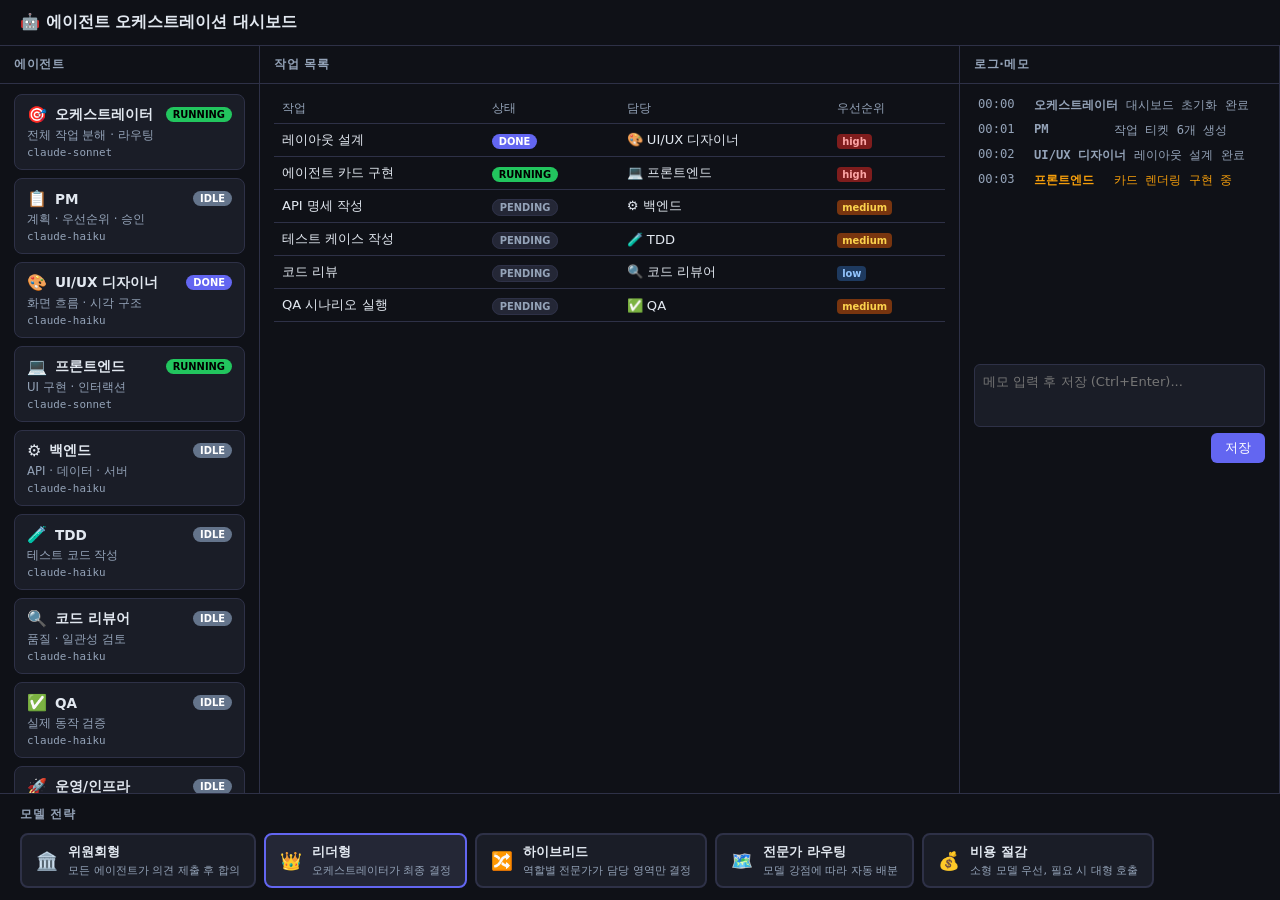
<file: dashboard/index.html>
<!DOCTYPE html>
<html lang="ko">
<head>
  <meta charset="UTF-8">
  <meta name="viewport" content="width=device-width, initial-scale=1.0">
  <title>에이전트 오케스트레이션 대시보드</title>
  <link rel="stylesheet" href="style.css">
</head>
<body>
  <header id="header">
    <h1>🤖 에이전트 오케스트레이션 대시보드</h1>
  </header>

  <main id="main-grid">
    <section id="panel-agents">
      <h2>에이전트</h2>
      <div class="panel-body" id="agent-list"></div>
    </section>

    <section id="panel-tasks">
      <h2>작업 목록</h2>
      <div class="panel-body">
        <table class="task-table">
          <thead>
            <tr><th>작업</th><th>상태</th><th>담당</th><th>우선순위</th></tr>
          </thead>
          <tbody id="task-list-body"></tbody>
        </table>
      </div>
    </section>

    <section id="panel-logs">
      <h2>로그·메모</h2>
      <div class="panel-body">
        <div id="log-list" class="log-list"></div>
        <div class="memo-area">
          <textarea id="memo-input" placeholder="메모 입력 후 저장 (Ctrl+Enter)..." rows="3"></textarea>
          <button id="memo-save-btn">저장</button>
        </div>
      </div>
    </section>
  </main>

  <footer id="panel-strategy">
    <h2>모델 전략</h2>
    <div class="strategy-grid">
      <label class="strategy-item"><input type="radio" name="strategy" value="committee">
        <div class="strategy-item__content"><span>🏛️</span><div><strong>위원회형</strong><p>모든 에이전트가 의견 제출 후 합의</p></div></div></label>
      <label class="strategy-item"><input type="radio" name="strategy" value="leader" checked>
        <div class="strategy-item__content"><span>👑</span><div><strong>리더형</strong><p>오케스트레이터가 최종 결정</p></div></div></label>
      <label class="strategy-item"><input type="radio" name="strategy" value="hybrid">
        <div class="strategy-item__content"><span>🔀</span><div><strong>하이브리드</strong><p>역할별 전문가가 담당 영역만 결정</p></div></div></label>
      <label class="strategy-item"><input type="radio" name="strategy" value="routing">
        <div class="strategy-item__content"><span>🗺️</span><div><strong>전문가 라우팅</strong><p>모델 강점에 따라 자동 배분</p></div></div></label>
      <label class="strategy-item"><input type="radio" name="strategy" value="cost">
        <div class="strategy-item__content"><span>💰</span><div><strong>비용 절감</strong><p>소형 모델 우선, 필요 시 대형 호출</p></div></div></label>
    </div>
  </footer>

  <script src="app.js" defer></script>
</body>
</html>
</file>
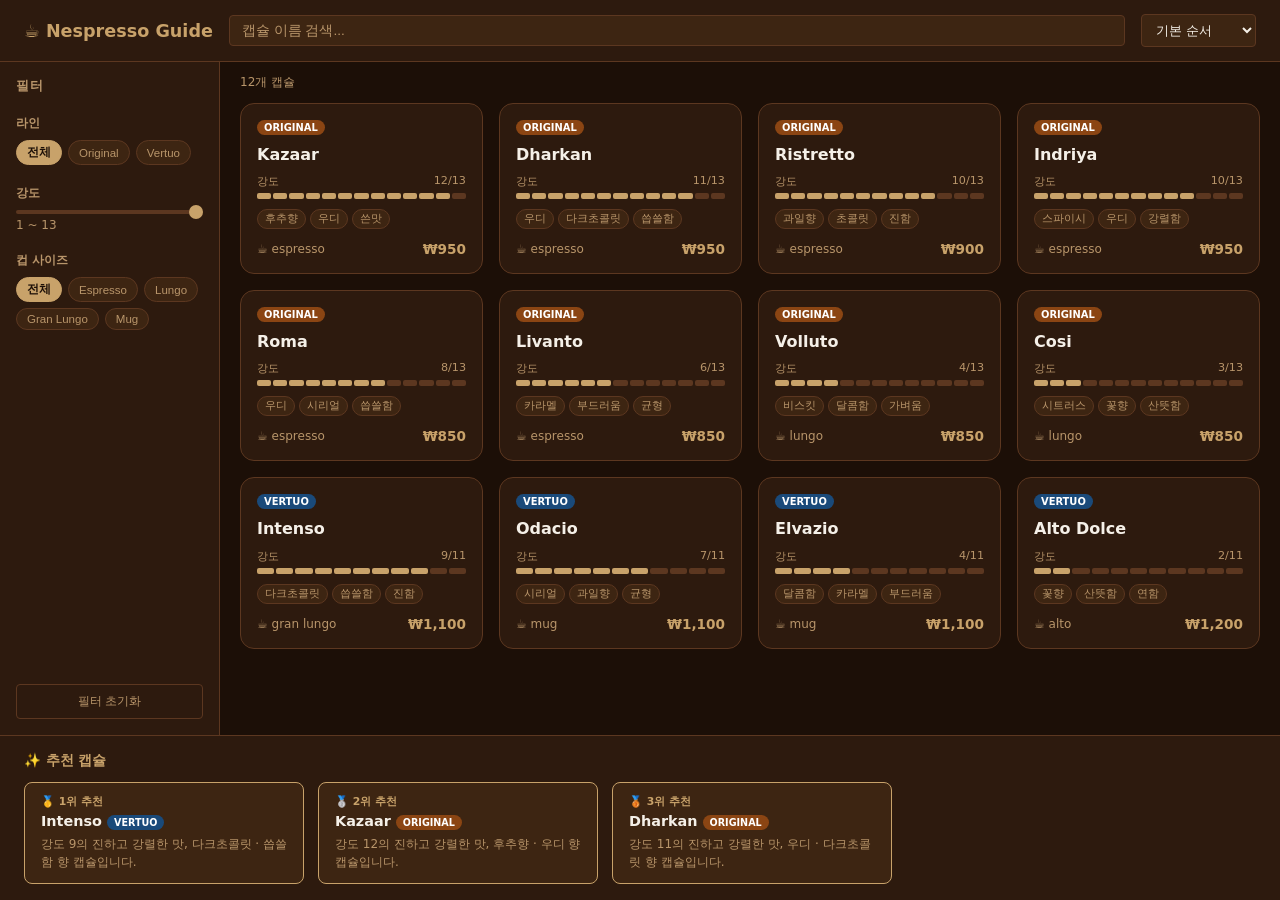
<file: nespresso/index.html>
<!DOCTYPE html>
<html lang="ko">
<head>
  <meta charset="UTF-8">
  <meta name="viewport" content="width=device-width, initial-scale=1.0">
  <title>☕ Nespresso Guide</title>
  <link rel="stylesheet" href="style.css">
</head>
<body>
  <header id="header">
    <div class="header-inner">
      <h1>☕ Nespresso Guide</h1>
      <input type="search" id="search-input" placeholder="캡슐 이름 검색...">
      <select id="sort-select">
        <option value="default">기본 순서</option>
        <option value="intensity-asc">강도 낮은 순</option>
        <option value="intensity-desc">강도 높은 순</option>
        <option value="price-asc">가격 낮은 순</option>
        <option value="price-desc">가격 높은 순</option>
      </select>
    </div>
  </header>

  <div id="main-layout">
    <aside id="sidebar">
      <h2>필터</h2>

      <div class="filter-group">
        <label class="filter-label">라인</label>
        <div class="filter-chips" id="filter-line">
          <button class="chip active" data-value="all">전체</button>
          <button class="chip" data-value="original">Original</button>
          <button class="chip" data-value="vertuo">Vertuo</button>
        </div>
      </div>

      <div class="filter-group">
        <label class="filter-label">강도</label>
        <div class="range-wrapper">
          <input type="range" id="filter-intensity" min="1" max="13" value="13">
          <span id="intensity-display">1 ~ 13</span>
        </div>
      </div>

      <div class="filter-group">
        <label class="filter-label">컵 사이즈</label>
        <div class="filter-chips" id="filter-cup">
          <button class="chip active" data-value="all">전체</button>
          <button class="chip" data-value="espresso">Espresso</button>
          <button class="chip" data-value="lungo">Lungo</button>
          <button class="chip" data-value="gran lungo">Gran Lungo</button>
          <button class="chip" data-value="mug">Mug</button>
        </div>
      </div>

      <button id="reset-btn">필터 초기화</button>
    </aside>

    <div id="grid-wrapper">
      <p id="capsule-count"></p>
      <main id="capsule-grid"></main>
    </div>
  </div>

  <section id="recommend">
    <h2>✨ 추천 캡슐</h2>
    <div id="recommend-list"></div>
  </section>

  <script src="app.js" defer></script>
</body>
</html>
</file>
<file: dashboard/style.css>
/* ── 디자인 토큰 ── */
:root {
  --bg: #0f1117;
  --surface: #1a1d27;
  --surface-2: #242736;
  --border: #2e3147;
  --text: #e2e8f0;
  --muted: #94a3b8;
  --accent: #6366f1;
  --accent-h: #818cf8;
  --idle: #64748b;
  --running: #22c55e;
  --done: #6366f1;
  --error: #ef4444;
  --warn: #f59e0b;
}

/* ── 기본 ── */
*, *::before, *::after { box-sizing: border-box; margin: 0; padding: 0; }
body { background: var(--bg); color: var(--text); font-family: system-ui, sans-serif; height: 100vh; display: flex; flex-direction: column; overflow: hidden; }

/* ── 헤더 ── */
#header { padding: 12px 20px; border-bottom: 1px solid var(--border); flex-shrink: 0; }
#header h1 { font-size: 1rem; font-weight: 600; }

/* ── 메인 그리드 ── */
#main-grid { display: grid; grid-template-columns: 260px 1fr 320px; flex: 1; min-height: 0; }
#main-grid section { border-right: 1px solid var(--border); display: flex; flex-direction: column; overflow: hidden; }
#main-grid section h2 { font-size: 0.75rem; font-weight: 600; text-transform: uppercase; letter-spacing: 0.05em; color: var(--muted); padding: 10px 14px; border-bottom: 1px solid var(--border); flex-shrink: 0; }
.panel-body { flex: 1; overflow-y: auto; padding: 10px 14px; }

/* ── 에이전트 카드 ── */
.agent-card { background: var(--surface); border: 1px solid var(--border); border-radius: 8px; padding: 10px 12px; margin-bottom: 8px; cursor: pointer; transition: border-color 0.2s; }
.agent-card:hover, .agent-card.selected { border-color: var(--accent); background: var(--surface-2); }
.agent-card__header { display: flex; align-items: center; gap: 8px; margin-bottom: 4px; }
.agent-card__name { font-weight: 600; font-size: 0.85rem; flex: 1; }
.agent-card__role { font-size: 0.73rem; color: var(--muted); }
.agent-card__model { font-size: 0.68rem; color: var(--muted); margin-top: 3px; font-family: monospace; }

/* ── 뱃지 ── */
.badge { font-size: 0.62rem; padding: 2px 7px; border-radius: 99px; font-weight: 700; text-transform: uppercase; transition: background 0.3s; }
.badge--idle    { background: var(--idle);    color: #fff; }
.badge--running { background: var(--running); color: #000; }
.badge--done    { background: var(--done);    color: #fff; }
.badge--error   { background: var(--error);   color: #fff; }
.badge--pending { background: var(--surface-2); color: var(--muted); border: 1px solid var(--border); }

/* ── 작업 테이블 ── */
.task-table { width: 100%; border-collapse: collapse; font-size: 0.82rem; }
.task-table th { text-align: left; padding: 6px 8px; color: var(--muted); border-bottom: 1px solid var(--border); font-weight: 500; font-size: 0.75rem; }
.task-row { cursor: pointer; transition: background 0.15s; }
.task-row:hover { background: var(--surface); }
.task-row td { padding: 7px 8px; border-bottom: 1px solid var(--border); vertical-align: middle; }
.priority { font-size: 0.62rem; padding: 2px 5px; border-radius: 4px; font-weight: 600; }
.priority--high   { background: #7f1d1d; color: #fca5a5; }
.priority--medium { background: #78350f; color: #fcd34d; }
.priority--low    { background: #1e3a5f; color: #93c5fd; }

/* ── 로그 패널 ── */
.log-list { height: 260px; overflow-y: auto; font-size: 0.76rem; font-family: monospace; display: flex; flex-direction: column; gap: 2px; margin-bottom: 10px; }
.log-entry { display: flex; gap: 8px; padding: 3px 4px; border-radius: 4px; animation: fadeIn 0.2s ease; }
.log-entry--info  { color: var(--muted); }
.log-entry--warn  { color: var(--warn); }
.log-entry--error { color: var(--error); background: rgba(239,68,68,0.08); }
.log-entry--memo  { color: #a78bfa; border-left: 2px solid #a78bfa; padding-left: 8px; }
.log-time  { color: var(--muted); min-width: 48px; flex-shrink: 0; }
.log-agent { font-weight: 700; min-width: 72px; flex-shrink: 0; }
.memo-area { display: flex; flex-direction: column; gap: 6px; }
.memo-area textarea { background: var(--surface); border: 1px solid var(--border); color: var(--text); border-radius: 6px; padding: 8px; resize: none; font-family: system-ui, sans-serif; font-size: 0.82rem; width: 100%; }
.memo-area textarea:focus { outline: none; border-color: var(--accent); }
.memo-area button { background: var(--accent); color: #fff; border: none; border-radius: 6px; padding: 6px 14px; cursor: pointer; font-size: 0.82rem; align-self: flex-end; transition: background 0.2s; }
.memo-area button:hover { background: var(--accent-h); }

/* ── 전략 패널 ── */
#panel-strategy { border-top: 1px solid var(--border); padding: 12px 20px; flex-shrink: 0; }
#panel-strategy h2 { font-size: 0.75rem; font-weight: 600; text-transform: uppercase; letter-spacing: 0.05em; color: var(--muted); margin-bottom: 10px; }
.strategy-grid { display: flex; gap: 8px; flex-wrap: wrap; }
.strategy-item { cursor: pointer; }
.strategy-item input[type=radio] { display: none; }
.strategy-item__content { display: flex; align-items: center; gap: 10px; padding: 8px 14px; background: var(--surface); border: 2px solid var(--border); border-radius: 8px; transition: border-color 0.2s, background 0.2s; }
.strategy-item__content span { font-size: 1.1rem; }
.strategy-item__content strong { font-size: 0.82rem; display: block; }
.strategy-item__content p { font-size: 0.7rem; color: var(--muted); margin-top: 2px; }
.strategy-item:has(input:checked) .strategy-item__content { border-color: var(--accent); background: var(--surface-2); }

/* ── 애니메이션 ── */
@keyframes fadeIn { from { opacity: 0; transform: translateY(4px); } to { opacity: 1; transform: translateY(0); } }

/* ── 반응형 ── */
@media (max-width: 900px) {
  body { overflow: auto; }
  #main-grid { grid-template-columns: 1fr; }
  #main-grid section { border-right: none; border-bottom: 1px solid var(--border); }
  .log-list { height: 180px; }
  .strategy-grid { flex-direction: column; }
}
</file>
<file: nespresso/style.css>
/* ── 디자인 토큰 ── */
:root {
  --bg:        #1c0f07;
  --surface:   #2d1a0e;
  --surface-2: #3d2512;
  --border:    #5c3720;
  --text:      #f5f0e8;
  --muted:     #b8956a;
  --accent:    #c8a26a;
  --accent-h:  #e2c090;
  --original:  #8b4513;
  --vertuo:    #1a4a7a;
  --radius-sm: 4px;
  --radius-md: 8px;
  --radius-lg: 14px;
}

/* ── 기본 ── */
*, *::before, *::after { box-sizing: border-box; margin: 0; padding: 0; }
body { background: var(--bg); color: var(--text); font-family: 'Segoe UI', system-ui, sans-serif; min-height: 100vh; display: flex; flex-direction: column; }

/* ── 헤더 ── */
#header { background: var(--surface); border-bottom: 1px solid var(--border); padding: 14px 24px; flex-shrink: 0; }
.header-inner { display: flex; align-items: center; gap: 16px; }
#header h1 { font-size: 1.1rem; font-weight: 700; color: var(--accent); white-space: nowrap; }
#search-input { flex: 1; background: var(--surface-2); border: 1px solid var(--border); color: var(--text); border-radius: var(--radius-sm); padding: 7px 12px; font-size: 0.85rem; }
#search-input:focus { outline: none; border-color: var(--accent); }
#search-input::placeholder { color: var(--muted); }
#sort-select { background: var(--surface-2); border: 1px solid var(--border); color: var(--text); border-radius: var(--radius-sm); padding: 7px 10px; font-size: 0.82rem; cursor: pointer; }

/* ── 메인 레이아웃 ── */
#main-layout { display: flex; flex: 1; min-height: 0; }

/* ── 사이드바 ── */
#sidebar { width: 220px; flex-shrink: 0; background: var(--surface); border-right: 1px solid var(--border); padding: 16px; display: flex; flex-direction: column; gap: 20px; }
#sidebar h2 { font-size: 0.8rem; font-weight: 700; text-transform: uppercase; letter-spacing: 0.06em; color: var(--muted); }
.filter-group { display: flex; flex-direction: column; gap: 8px; }
.filter-label { font-size: 0.78rem; font-weight: 600; color: var(--muted); }
.filter-chips { display: flex; flex-wrap: wrap; gap: 6px; }
.chip { background: var(--surface-2); border: 1px solid var(--border); color: var(--muted); border-radius: 99px; padding: 4px 10px; font-size: 0.72rem; cursor: pointer; transition: all 0.2s; white-space: nowrap; }
.chip:hover { border-color: var(--accent); color: var(--accent); }
.chip.active { background: var(--accent); border-color: var(--accent); color: var(--bg); font-weight: 700; }
.range-wrapper { display: flex; flex-direction: column; gap: 4px; }
input[type=range] { -webkit-appearance: none; width: 100%; height: 4px; background: var(--border); border-radius: 2px; cursor: pointer; }
input[type=range]::-webkit-slider-thumb { -webkit-appearance: none; width: 14px; height: 14px; background: var(--accent); border-radius: 50%; }
#intensity-display { font-size: 0.75rem; color: var(--muted); }
#reset-btn { margin-top: auto; background: transparent; border: 1px solid var(--border); color: var(--muted); border-radius: var(--radius-sm); padding: 8px; font-size: 0.78rem; cursor: pointer; transition: all 0.2s; }
#reset-btn:hover { border-color: var(--accent); color: var(--accent); }

/* ── 그리드 래퍼 ── */
#grid-wrapper { flex: 1; display: flex; flex-direction: column; overflow: hidden; }
#capsule-count { font-size: 0.75rem; color: var(--muted); padding: 12px 20px 0; flex-shrink: 0; }

/* ── 캡슐 그리드 ── */
#capsule-grid { flex: 1; padding: 12px 20px 20px; display: grid; grid-template-columns: repeat(auto-fill, minmax(200px, 1fr)); gap: 16px; align-content: start; overflow-y: auto; }
.empty-state { grid-column: 1/-1; text-align: center; color: var(--muted); padding: 48px 0; font-size: 0.9rem; }

/* ── 캡슐 카드 ── */
.capsule-card { background: var(--surface); border: 1px solid var(--border); border-radius: var(--radius-lg); padding: 16px; display: flex; flex-direction: column; gap: 10px; transition: border-color 0.2s, transform 0.2s; }
.capsule-card:hover { border-color: var(--accent); transform: translateY(-2px); }
.card-top { display: flex; align-items: center; justify-content: space-between; }
.line-badge { font-size: 0.62rem; padding: 2px 7px; border-radius: 99px; font-weight: 700; text-transform: uppercase; }
.line-badge--original { background: var(--original); color: #fff; }
.line-badge--vertuo   { background: var(--vertuo);   color: #fff; }
.capsule-name { font-size: 1rem; font-weight: 700; color: var(--text); line-height: 1.2; }

/* ── 강도 바 ── */
.intensity-wrap { display: flex; flex-direction: column; gap: 4px; }
.intensity-label { font-size: 0.7rem; color: var(--muted); display: flex; justify-content: space-between; }
.intensity-bar { display: flex; gap: 2px; }
.intensity-seg { height: 6px; flex: 1; border-radius: 2px; background: var(--border); transition: background 0.3s; }
.intensity-seg.filled { background: var(--accent); }

/* ── 향 태그 ── */
.flavor-tags { display: flex; flex-wrap: wrap; gap: 4px; }
.flavor-tag { font-size: 0.68rem; padding: 2px 7px; background: var(--surface-2); border: 1px solid var(--border); border-radius: 99px; color: var(--muted); }

/* ── 카드 메타 ── */
.card-meta { display: flex; align-items: center; justify-content: space-between; margin-top: 2px; }
.cup-size { font-size: 0.75rem; color: var(--muted); }
.price { font-size: 0.85rem; font-weight: 700; color: var(--accent); }

/* ── 추천 패널 ── */
#recommend { border-top: 1px solid var(--border); padding: 16px 24px; background: var(--surface); flex-shrink: 0; }
#recommend h2 { font-size: 0.85rem; font-weight: 700; color: var(--accent); margin-bottom: 12px; }
#recommend-list { display: flex; gap: 14px; flex-wrap: wrap; }
.rec-card { background: var(--surface-2); border: 1px solid var(--accent); border-radius: var(--radius-md); padding: 12px 16px; flex: 1; min-width: 180px; max-width: 280px; }
.rec-rank { font-size: 0.68rem; color: var(--accent); font-weight: 700; margin-bottom: 4px; }
.rec-name { font-size: 0.9rem; font-weight: 700; margin-bottom: 6px; }
.rec-reason { font-size: 0.75rem; color: var(--muted); line-height: 1.5; }

/* ── 애니메이션 ── */
@keyframes fadeIn { from { opacity: 0; transform: translateY(6px); } to { opacity: 1; transform: translateY(0); } }
.capsule-card { animation: fadeIn 0.25s ease both; }

/* ── 반응형 ── */
@media (max-width: 768px) {
  #main-layout { flex-direction: column; }
  #sidebar { width: 100%; border-right: none; border-bottom: 1px solid var(--border); }
  .header-inner { flex-wrap: wrap; }
  #recommend-list { flex-direction: column; }
}
</file>
